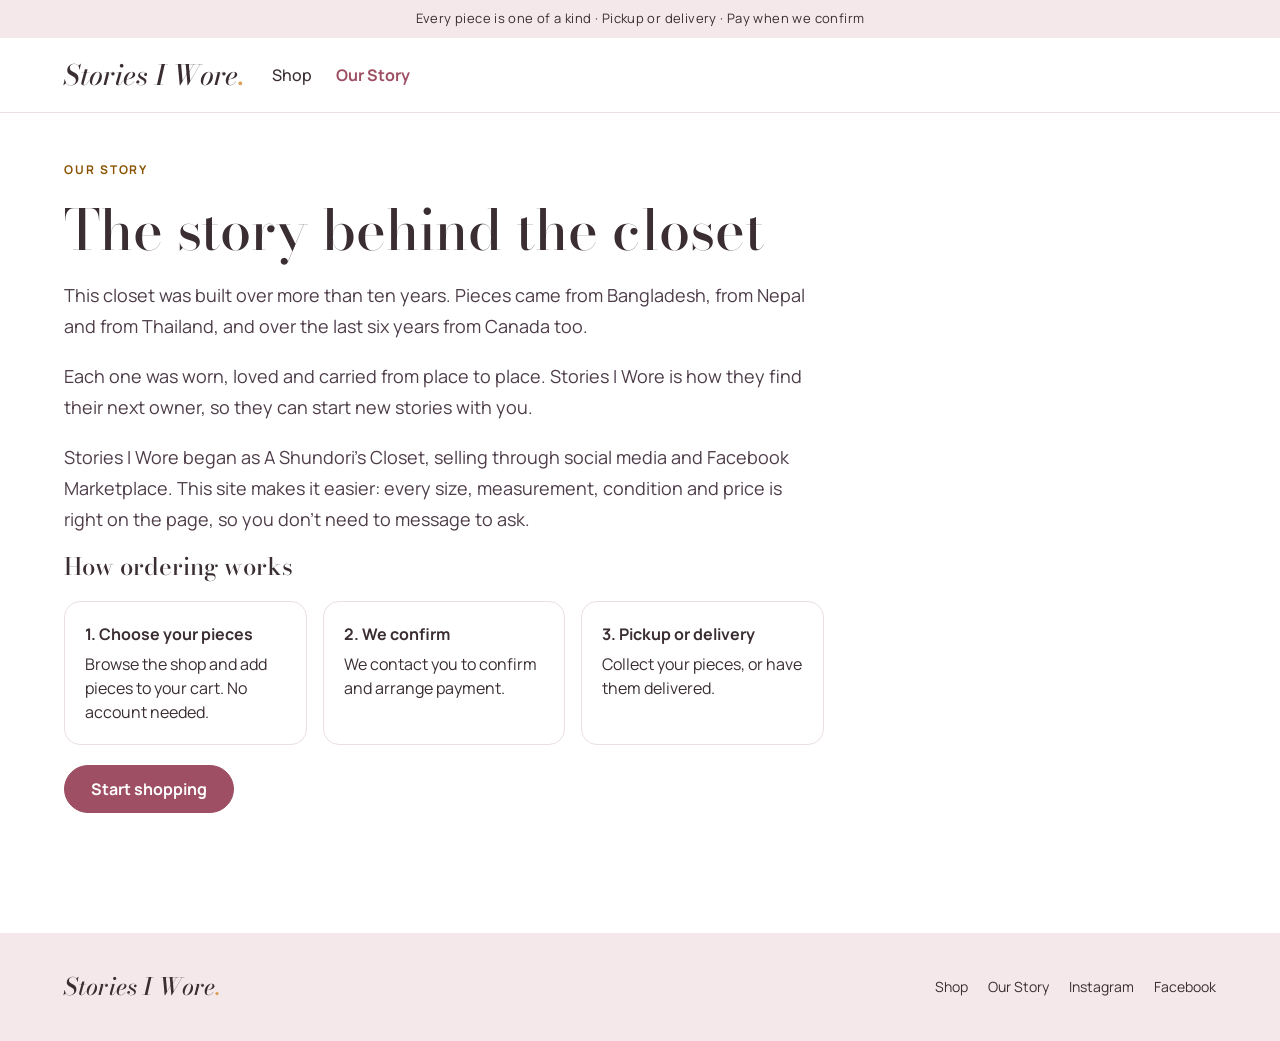
<file: story.html>
<!doctype html>
<html lang="en">
<head>
  <meta charset="utf-8">
  <meta name="viewport" content="width=device-width, initial-scale=1">
  <title>Our Story · Stories I Wore</title>
  <link rel="preconnect" href="https://fonts.googleapis.com">
  <link rel="preconnect" href="https://fonts.gstatic.com" crossorigin>
  <link rel="stylesheet" href="https://fonts.googleapis.com/css2?family=Bodoni+Moda:ital,opsz,wght@0,6..96,500;1,6..96,500&family=Manrope:wght@400;500;700&display=swap">
  <link rel="stylesheet" href="css/base.css">
  <link rel="stylesheet" href="css/store.css">
</head>
<body>
  <div class="announce">Every piece is one of a kind · Pickup or delivery · Pay when we confirm</div>

  <header class="site-header">
    <div class="container">
      <a class="logo" href="index.html">Stories I Wore<span>.</span></a>
      <nav class="main-nav" aria-label="Main">
        <a href="shop.html">Shop</a>
        <a href="story.html" aria-current="page">Our Story</a>
      </nav>
    </div>
  </header>

  <main class="container">
    <article class="story">
      <span class="eyebrow">Our Story</span>
      <h1>The story behind the closet</h1>
      <!-- EDIT ME: these paragraphs are a starting point. Rewrite them in your own words. -->
      <p>This closet was built over more than ten years. Pieces came from Bangladesh, from Nepal and from Thailand, and over the last six years from Canada too.</p>
      <p>Each one was worn, loved and carried from place to place. Stories I Wore is how they find their next owner, so they can start new stories with you.</p>
      <p>Stories I Wore began as A Shundori's Closet, selling through social media and Facebook Marketplace. This site makes it easier: every size, measurement, condition and price is right on the page, so you don't need to message to ask.</p>

      <h2>How ordering works</h2>
      <ol class="steps">
        <li><strong>1. Choose your pieces</strong><span>Browse the shop and add pieces to your cart. No account needed.</span></li>
        <li><strong>2. We confirm</strong><span>We contact you to confirm and arrange payment.</span></li>
        <li><strong>3. Pickup or delivery</strong><span>Collect your pieces, or have them delivered.</span></li>
      </ol>
      <div><a class="btn" href="shop.html">Start shopping</a></div>
    </article>
  </main>

  <footer class="site-footer">
    <div class="container">
      <span class="logo">Stories I Wore<span>.</span></span>
      <nav aria-label="Footer">
        <a href="shop.html">Shop</a>
        <a href="story.html">Our Story</a>
        <a href="https://www.instagram.com/">Instagram</a>
        <a href="https://www.facebook.com/">Facebook</a>
      </nav>
    </div>
  </footer>
</body>
</html>
</file>
<file: css/base.css>
/* =====================================================================
   Stories I Wore: shared styles (used by every page)
   Colours and fonts come from the mockup style guide.
   ===================================================================== */

:root {
  --plum: #9E4F64;        /* dusty rose: buttons, links */
  --plum-dark: #7F3D50;   /* button hover */
  --ink: #3A2E33;         /* main text: soft charcoal, not black */
  --muted: #6F6266;       /* secondary text */
  --blush: #F5E8EA;       /* soft panels, header bar, footer, sidebar */
  --blush-soft: #FCF6F7;  /* very light background */
  --marigold: #D9A15A;    /* small accents */
  --line: #EADFE2;
  --field-line: #E3D5D9;

  --ok-bg: #E3F1E9;   --ok: #1F5A3D;
  --warn-bg: #FCEFD6; --warn: #7A4A00;
  --sold-bg: #EEEAEC; --sold: #4A4046;
  --error-bg: #FBE4E2; --error: #B3261E;

  --display: 'Bodoni Moda', Georgia, 'Times New Roman', serif;
  --body: 'Manrope', system-ui, -apple-system, 'Segoe UI', sans-serif;
  --radius: 16px;
}

* { box-sizing: border-box; }

body {
  margin: 0;
  font-family: var(--body);
  color: var(--ink);
  background: #fff;
  line-height: 1.5;
}

img { max-width: 100%; display: block; }

a { color: var(--plum); }
a:hover { color: var(--ink); }

:focus-visible { outline: 3px solid var(--marigold); outline-offset: 2px; }

h1, h2, h3 {
  font-family: var(--display);
  font-weight: 500;
  line-height: 1.1;
  margin: 0;
  text-wrap: balance;
}

.container { max-width: 1200px; margin: 0 auto; padding: 0 24px; }

.visually-hidden {
  position: absolute; width: 1px; height: 1px; padding: 0; margin: -1px;
  overflow: hidden; clip: rect(0, 0, 0, 0); white-space: nowrap; border: 0;
}

/* ---------- Logo ---------- */
.logo {
  font-family: var(--display);
  font-style: italic;
  font-weight: 500;
  font-size: 28px;
  color: var(--ink);
  text-decoration: none;
  white-space: nowrap;
}
.logo span { color: var(--marigold); }

/* ---------- Buttons ---------- */
.btn {
  display: inline-flex; align-items: center; justify-content: center; gap: 8px;
  min-height: 48px; padding: 0 26px;
  border-radius: 999px; border: 1.5px solid var(--plum);
  background: var(--plum); color: #fff;
  font: inherit; font-weight: 700; text-decoration: none; cursor: pointer;
}
.btn:hover { background: var(--plum-dark); border-color: var(--plum-dark); color: #fff; }
.btn-secondary { background: #fff; color: var(--plum); }
.btn-secondary:hover { background: var(--blush); color: var(--plum); border-color: var(--plum); }
.btn-danger { background: #fff; color: var(--error); border-color: var(--error); }
.btn-danger:hover { background: var(--error-bg); color: var(--error); border-color: var(--error); }
.btn-small { min-height: 40px; padding: 0 16px; font-size: 14px; }
.btn[disabled] { opacity: .55; cursor: not-allowed; }

.link-button {
  font: inherit; font-weight: 700; color: var(--plum);
  background: none; border: 0; padding: 0; min-height: 44px;
  text-decoration: underline; cursor: pointer;
}

/* ---------- Form fields ---------- */
.field { display: flex; flex-direction: column; gap: 6px; font-weight: 700; font-size: 14px; min-width: 0; }
.field input, .field select, .field textarea {
  font: inherit; font-weight: 400; font-size: 16px;
  min-height: 48px; padding: 0 14px;
  border: 1.5px solid var(--field-line); border-radius: 12px;
  background: #fff; color: var(--ink); width: 100%;
}
.field textarea { padding: 12px 14px; min-height: 120px; resize: vertical; }
.field .hint { font-weight: 400; color: var(--muted); font-size: 13px; }
.field .error { color: var(--error); font-weight: 600; font-size: 13px; }
.field.has-error input, .field.has-error select, .field.has-error textarea { border-color: var(--error); }

/* ---------- Messages ---------- */
.message { margin: 0; padding: 12px 16px; border-radius: 12px; font-weight: 600; }
.message.ok { background: var(--ok-bg); color: var(--ok); }
.message.error { background: var(--error-bg); color: var(--error); }
.message.info { background: var(--blush); color: var(--plum); }
.messages:empty { display: none; }

/* ---------- Status chips ---------- */
.chip { display: inline-flex; align-items: center; border-radius: 999px; padding: 4px 12px; font-size: 13px; font-weight: 700; }
.chip-available { background: var(--ok-bg); color: var(--ok); }
.chip-reserved { background: var(--warn-bg); color: var(--warn); }
.chip-sold { background: var(--sold-bg); color: var(--sold); }

/* ---------- Photos ---------- */
.photo {
  width: 100%; aspect-ratio: 3 / 4; object-fit: cover;
  border-radius: var(--radius); background: var(--blush);
}
.photo-missing {
  display: flex; align-items: center; justify-content: center;
  color: var(--muted); font-size: 13px;
}

.loading { color: var(--muted); }
</file>
<file: css/store.css>
/* =====================================================================
   Stories I Wore: customer storefront styles
   ===================================================================== */

/* ---------- Top bar, header, footer ---------- */
.announce {
  background: var(--plum-dark); color: var(--blush);
  font-size: 13px; text-align: center; padding: 9px 16px; letter-spacing: .03em;
}

.site-header { border-bottom: 1px solid var(--line); background: #fff; }
.site-header .container {
  display: flex; flex-wrap: wrap; align-items: center; gap: 12px 28px; padding-block: 16px;
}
.main-nav { display: flex; gap: 24px; }
.main-nav a { color: var(--ink); text-decoration: none; font-weight: 500; }
.main-nav a:hover, .main-nav a[aria-current="page"] { color: var(--plum); font-weight: 700; }

.site-footer { background: var(--plum-dark); color: #E6D3DC; margin-top: 72px; }
.site-footer .container {
  display: flex; flex-wrap: wrap; gap: 24px; justify-content: space-between; align-items: center;
  padding-block: 36px; font-size: 14px;
}
.site-footer .logo { color: #fff; font-size: 24px; }
.site-footer nav { display: flex; flex-wrap: wrap; gap: 20px; }
.site-footer a { color: #F6E9EC; text-decoration: none; }
.site-footer a:hover { color: #fff; text-decoration: underline; }

.eyebrow {
  font-size: 12px; font-weight: 700; letter-spacing: .16em; text-transform: uppercase; color: #8A5300;
}

/* ---------- Home ---------- */
.hero { display: flex; flex-wrap: wrap; gap: 48px; align-items: center; padding-block: 56px 40px; }
.hero-text { flex: 1 1 420px; min-width: 0; display: flex; flex-direction: column; gap: 20px; }
.hero h1 { font-size: clamp(44px, 6vw, 68px); letter-spacing: -.02em; }
.hero h1 em { color: var(--plum); }
.hero p { margin: 0; font-size: 18px; line-height: 1.6; color: var(--muted); max-width: 44ch; }
.hero-actions { display: flex; flex-wrap: wrap; gap: 12px; }
.hero-photo { flex: 1 1 420px; min-width: 0; }
.hero-photo .photo { aspect-ratio: 4 / 5; }

.route {
  border: 1px solid var(--line); border-radius: 20px; padding: 24px 28px;
  display: flex; flex-wrap: wrap; align-items: center; gap: 20px; margin-bottom: 56px;
}
.route-title { font-family: var(--display); font-style: italic; font-size: 22px; }
.route ol {
  flex: 1 1 480px; list-style: none; margin: 0; padding: 0;
  display: grid; grid-template-columns: repeat(4, minmax(0, 1fr)); position: relative;
}
.route ol::before {
  content: ""; position: absolute; left: 12.5%; right: 12.5%; top: 8px;
  border-top: 2px dashed #D3BCC8;
}
.route li { display: flex; flex-direction: column; align-items: center; gap: 8px; position: relative; font-weight: 700; font-size: 14px; }
.route li::before {
  content: ""; width: 18px; height: 18px; border-radius: 999px;
  background: var(--marigold); border: 3px solid #fff; box-shadow: 0 0 0 1.5px var(--plum);
}
.route li:last-child::before { background: var(--plum); }

.section { display: flex; flex-direction: column; gap: 24px; margin-bottom: 64px; }
.section-head { display: flex; flex-wrap: wrap; align-items: baseline; gap: 12px 16px; }
.section-head h2 { font-size: clamp(30px, 4vw, 38px); }
.section-head a { margin-left: auto; font-weight: 700; }

.category-grid { display: grid; grid-template-columns: repeat(auto-fit, minmax(170px, 1fr)); gap: 14px; }
.category-tile {
  display: flex; align-items: flex-end; min-height: 160px; padding: 18px;
  border-radius: var(--radius); background: var(--blush); text-decoration: none;
}
.category-tile:nth-child(5n+2) { background: #E7EEE2; }
.category-tile:nth-child(5n+3) { background: #E2E6F1; }
.category-tile:nth-child(5n+4) { background: #F4E4DD; }
.category-tile:nth-child(5n+5) { background: #FAEFD9; }
.category-tile span {
  font-family: var(--display); font-size: 24px; color: var(--ink);
  background: rgba(255, 255, 255, .85); padding: 4px 14px; border-radius: 999px;
}
.category-tile:hover span { background: #fff; color: var(--plum); }

.band { background: var(--blush-soft); padding-block: 56px; margin-bottom: 64px; }
.band .section { margin-bottom: 0; }

/* ---------- Product cards (Home + Shop) ---------- */
.product-grid { display: grid; grid-template-columns: repeat(auto-fill, minmax(220px, 1fr)); gap: 28px 24px; }
.product-card { display: flex; flex-direction: column; gap: 6px; color: var(--ink); text-decoration: none; }
.product-card:hover .card-title { color: var(--plum); text-decoration: underline; }
.card-photo { position: relative; }
.card-origin {
  position: absolute; left: 12px; bottom: 12px;
  font-size: 11px; letter-spacing: .1em; text-transform: uppercase;
  background: rgba(255, 255, 255, .88); padding: 4px 8px; border-radius: 999px;
}
.card-badge {
  position: absolute; right: 12px; top: 12px;
  background: var(--marigold); color: var(--ink);
  font-size: 12px; font-weight: 700; letter-spacing: .06em; text-transform: uppercase;
  padding: 5px 10px; border-radius: 999px;
}
.card-title { font-weight: 700; font-size: 16px; margin-top: 4px; }
.card-meta { font-size: 14px; color: var(--muted); }
.price { font-family: var(--display); font-size: 20px; color: var(--plum); }

.empty-state {
  border: 1.5px dashed var(--field-line); border-radius: var(--radius);
  padding: 28px; display: flex; flex-wrap: wrap; gap: 12px; align-items: center; color: var(--muted);
}

/* ---------- Shop ---------- */
.page-head { display: flex; flex-direction: column; gap: 8px; padding-block: 36px 24px; }
.page-head h1 { font-size: clamp(40px, 5vw, 52px); }
.breadcrumb { display: flex; flex-wrap: wrap; gap: 8px; font-size: 14px; color: var(--muted); }
.breadcrumb a { color: var(--muted); }

.shop-layout { display: flex; flex-wrap: wrap; gap: 40px; align-items: flex-start; }
.filters { flex: 1 1 220px; max-width: 260px; display: flex; flex-direction: column; gap: 20px; }
.shop-results { flex: 999 1 560px; min-width: 0; display: flex; flex-direction: column; gap: 20px; }
.results-bar { display: flex; flex-wrap: wrap; gap: 12px; align-items: center; justify-content: space-between; color: var(--muted); }

/* ---------- Item page ---------- */
.item-layout { display: flex; flex-wrap: wrap; gap: 56px; align-items: flex-start; padding-bottom: 24px; }
.gallery { flex: 1 1 460px; min-width: 0; display: flex; gap: 14px; }
.gallery-thumbs { flex: 0 0 80px; display: flex; flex-direction: column; gap: 10px; }
.gallery-thumbs button {
  padding: 0; border: 2px solid transparent; border-radius: 12px; background: none; cursor: pointer;
}
.gallery-thumbs button[aria-pressed="true"] { border-color: var(--plum); }
.gallery-thumbs img { width: 100%; aspect-ratio: 3 / 4; object-fit: cover; border-radius: 10px; }
.gallery-main { flex: 1; min-width: 0; }
.gallery-main .photo { aspect-ratio: 4 / 5; }

.item-info { flex: 1 1 380px; min-width: 0; display: flex; flex-direction: column; gap: 20px; }
.item-info h1 { font-size: clamp(36px, 4vw, 48px); letter-spacing: -.01em; }
.item-info .price { font-size: 30px; }
.origin-tag {
  align-self: flex-start; background: var(--warn-bg); color: var(--warn);
  font-size: 13px; font-weight: 700; padding: 6px 12px; border-radius: 999px;
}
.item-details {
  margin: 0; display: grid; grid-template-columns: repeat(2, minmax(0, 1fr)); gap: 16px 24px;
  border-block: 1px solid var(--line); padding-block: 20px;
}
.item-details dt { color: var(--muted); font-size: 14px; }
.item-details dd { margin: 0; font-weight: 700; }
.item-details .wide { grid-column: 1 / -1; }
.item-description { margin: 0; line-height: 1.7; white-space: pre-line; color: #4E3D49; }
.item-buy { display: flex; flex-direction: column; gap: 10px; }
.item-buy .btn { width: 100%; min-height: 54px; }
.item-buy small { text-align: center; color: var(--muted); font-size: 14px; }

/* ---------- Our Story ---------- */
.story { max-width: 760px; padding-block: 48px; display: flex; flex-direction: column; gap: 20px; }
.story h1 { font-size: clamp(40px, 5vw, 56px); }
.story p { margin: 0; font-size: 18px; line-height: 1.7; color: #4E3D49; }
.steps { list-style: none; margin: 0; padding: 0; display: grid; grid-template-columns: repeat(auto-fit, minmax(200px, 1fr)); gap: 16px; }
.steps li { border: 1px solid var(--line); border-radius: var(--radius); padding: 20px; display: flex; flex-direction: column; gap: 6px; }

/* ---------- Phones ---------- */
@media (max-width: 640px) {
  .gallery { flex-direction: column-reverse; }
  .gallery-thumbs { flex-direction: row; flex: none; }
  .gallery-thumbs button { width: 64px; }
  .filters { max-width: none; }
  .product-grid { grid-template-columns: repeat(2, minmax(0, 1fr)); gap: 22px 12px; }
  .card-title { font-size: 14px; }
  .card-meta { font-size: 12px; }
  .price { font-size: 17px; }
  .card-origin { font-size: 10px; left: 8px; bottom: 8px; }
  .category-grid { grid-template-columns: repeat(2, minmax(0, 1fr)); }
  .category-tile { min-height: 110px; padding: 12px; }
  .category-tile span { font-size: 18px; }
  .hero { padding-block: 32px 24px; gap: 28px; }
  .site-footer { margin-top: 48px; }
  .route ol { flex-basis: 100%; }
  .route li { font-size: 12px; }
}

/* Soft theme: light top bar and footer */
.announce { background: var(--blush); color: var(--ink); }
.site-footer { background: var(--blush); color: var(--muted); }
.site-footer .logo { color: var(--ink); }
.site-footer a { color: var(--ink); }
.site-footer a:hover { color: var(--plum); }
.route ol::before { border-top-color: var(--field-line); }
</file>
